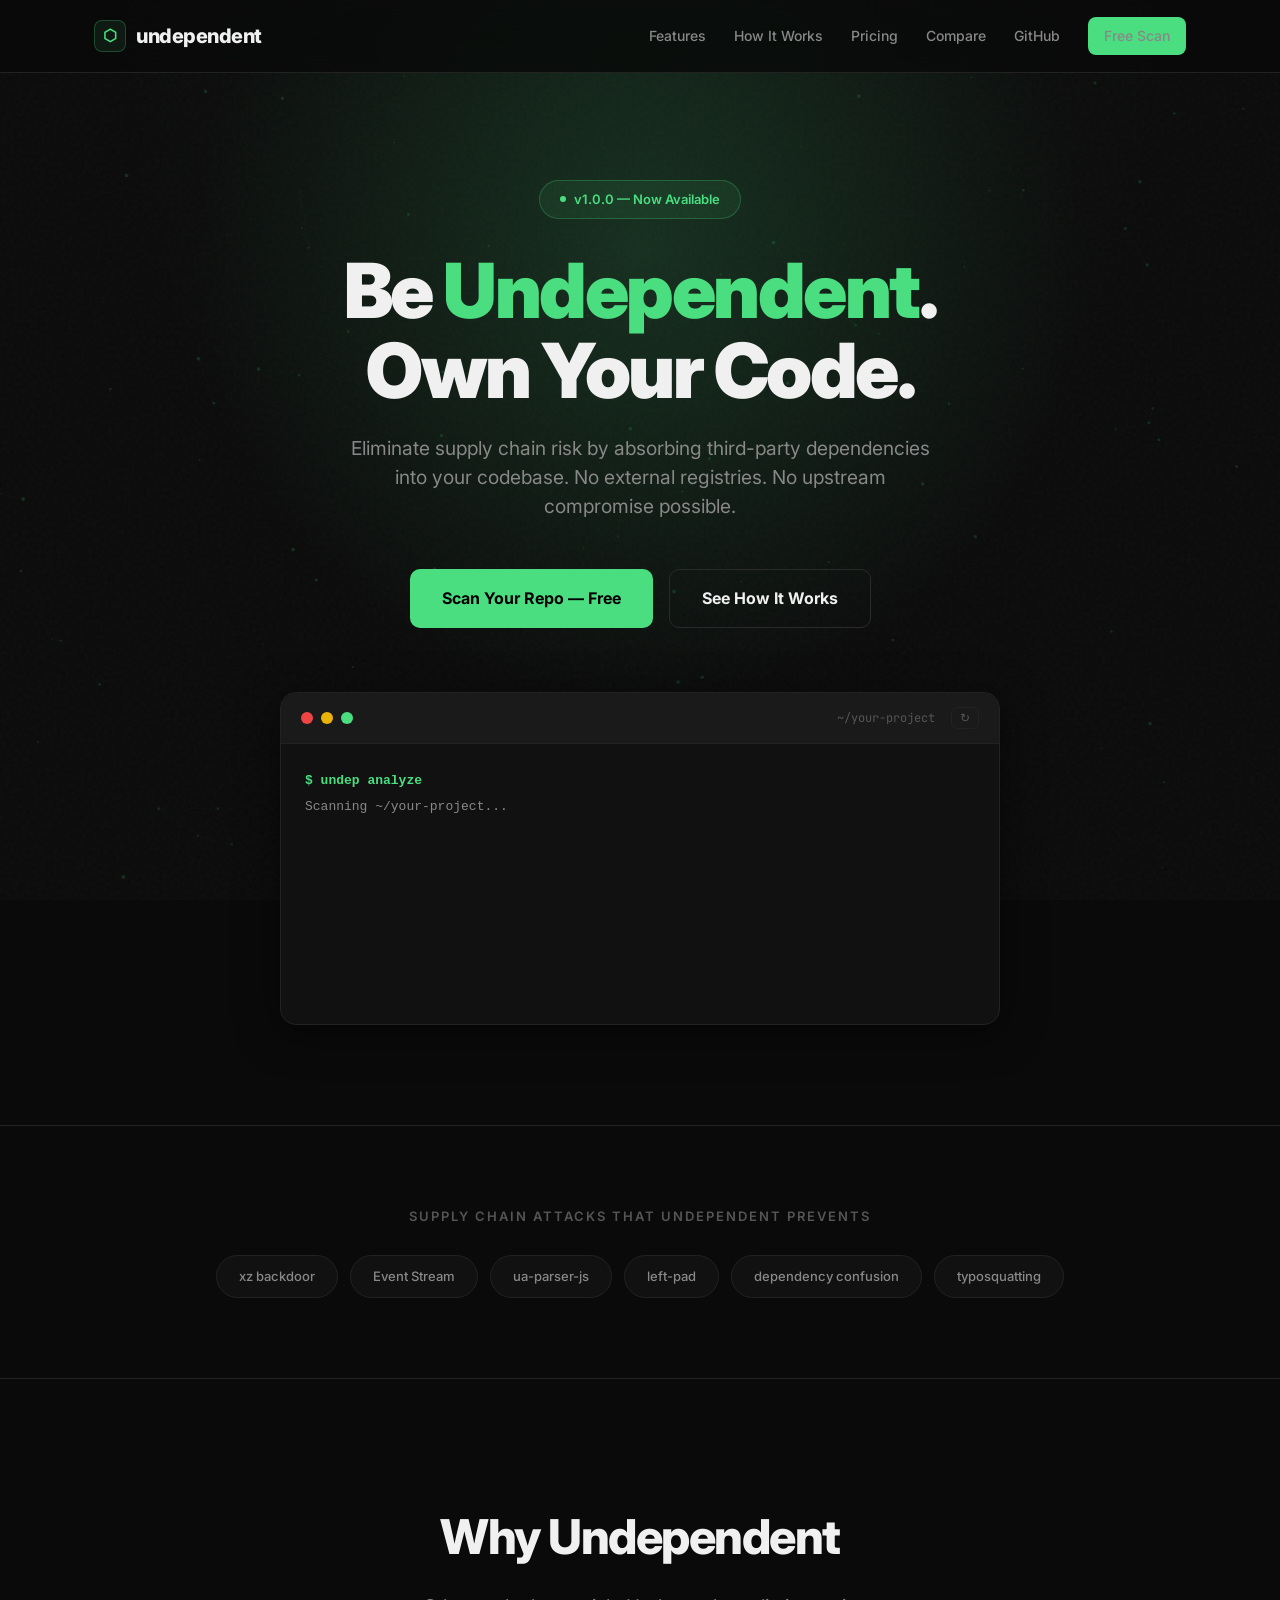
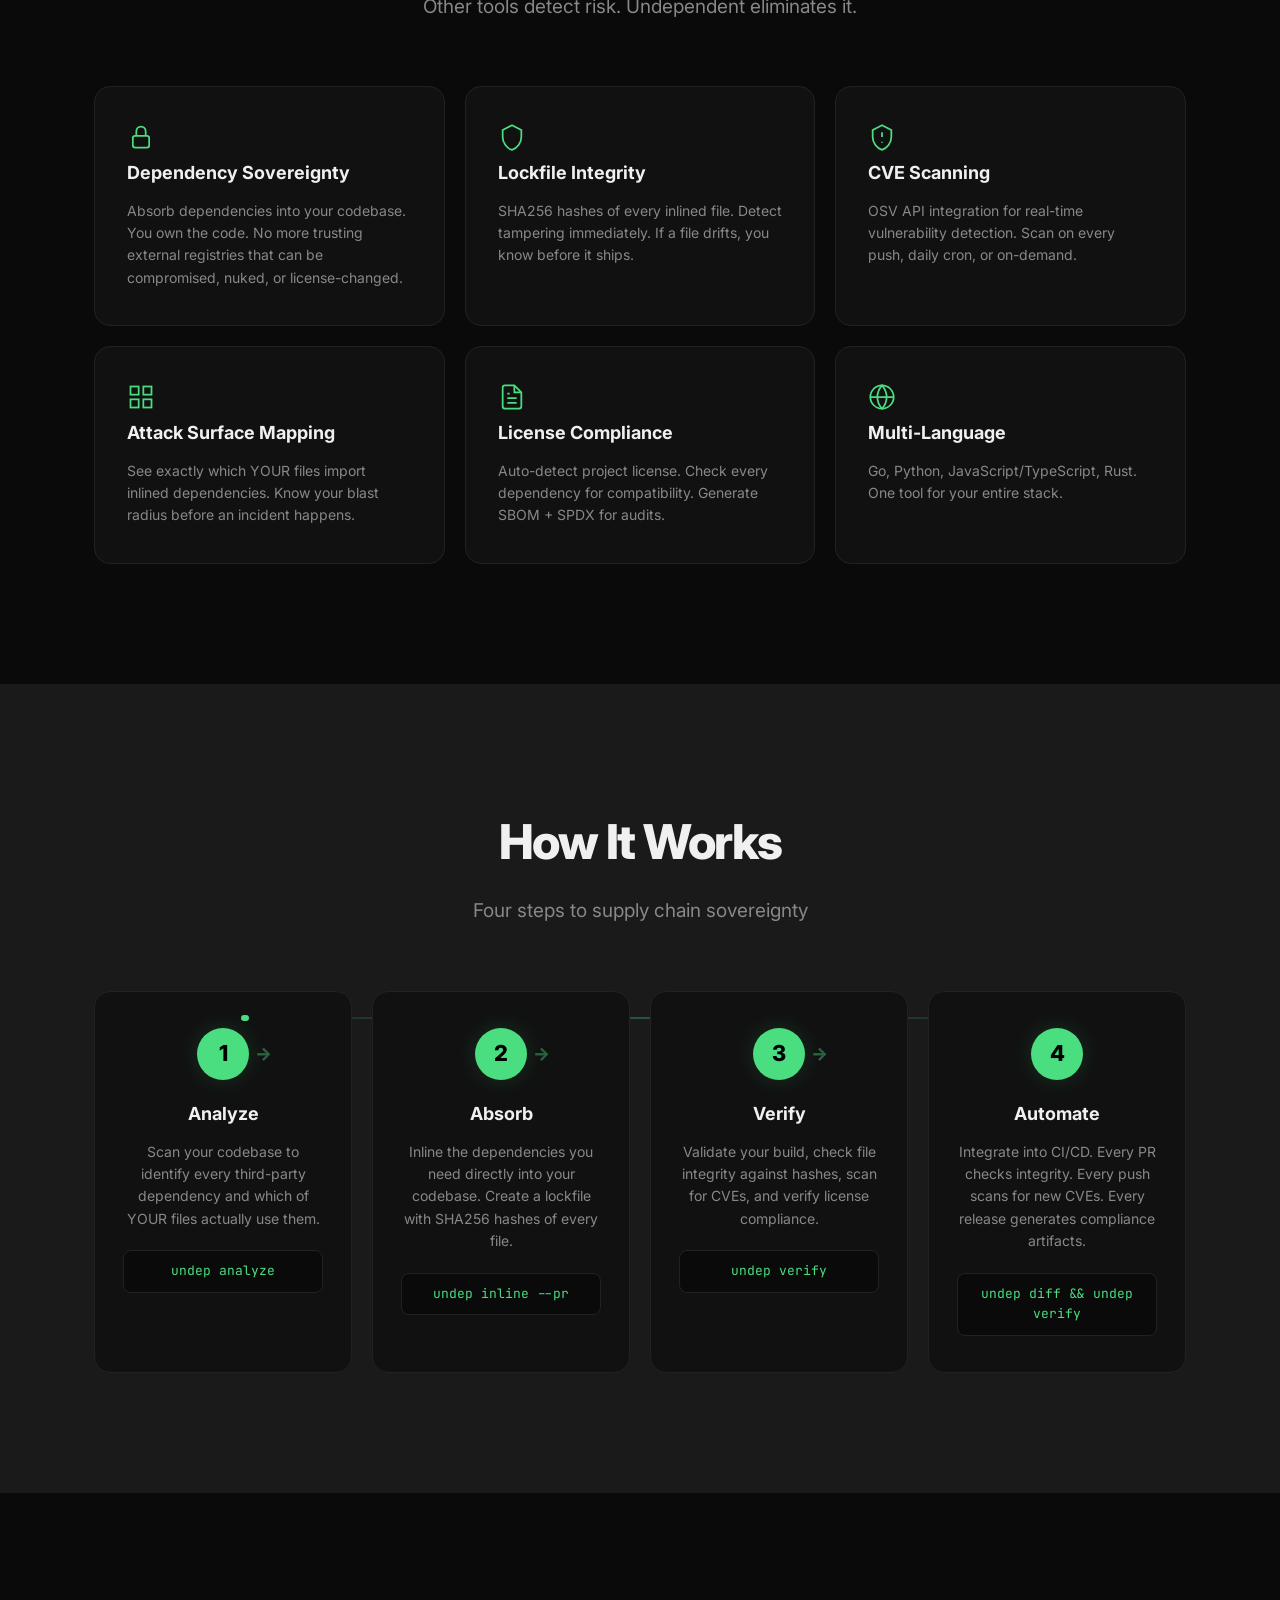
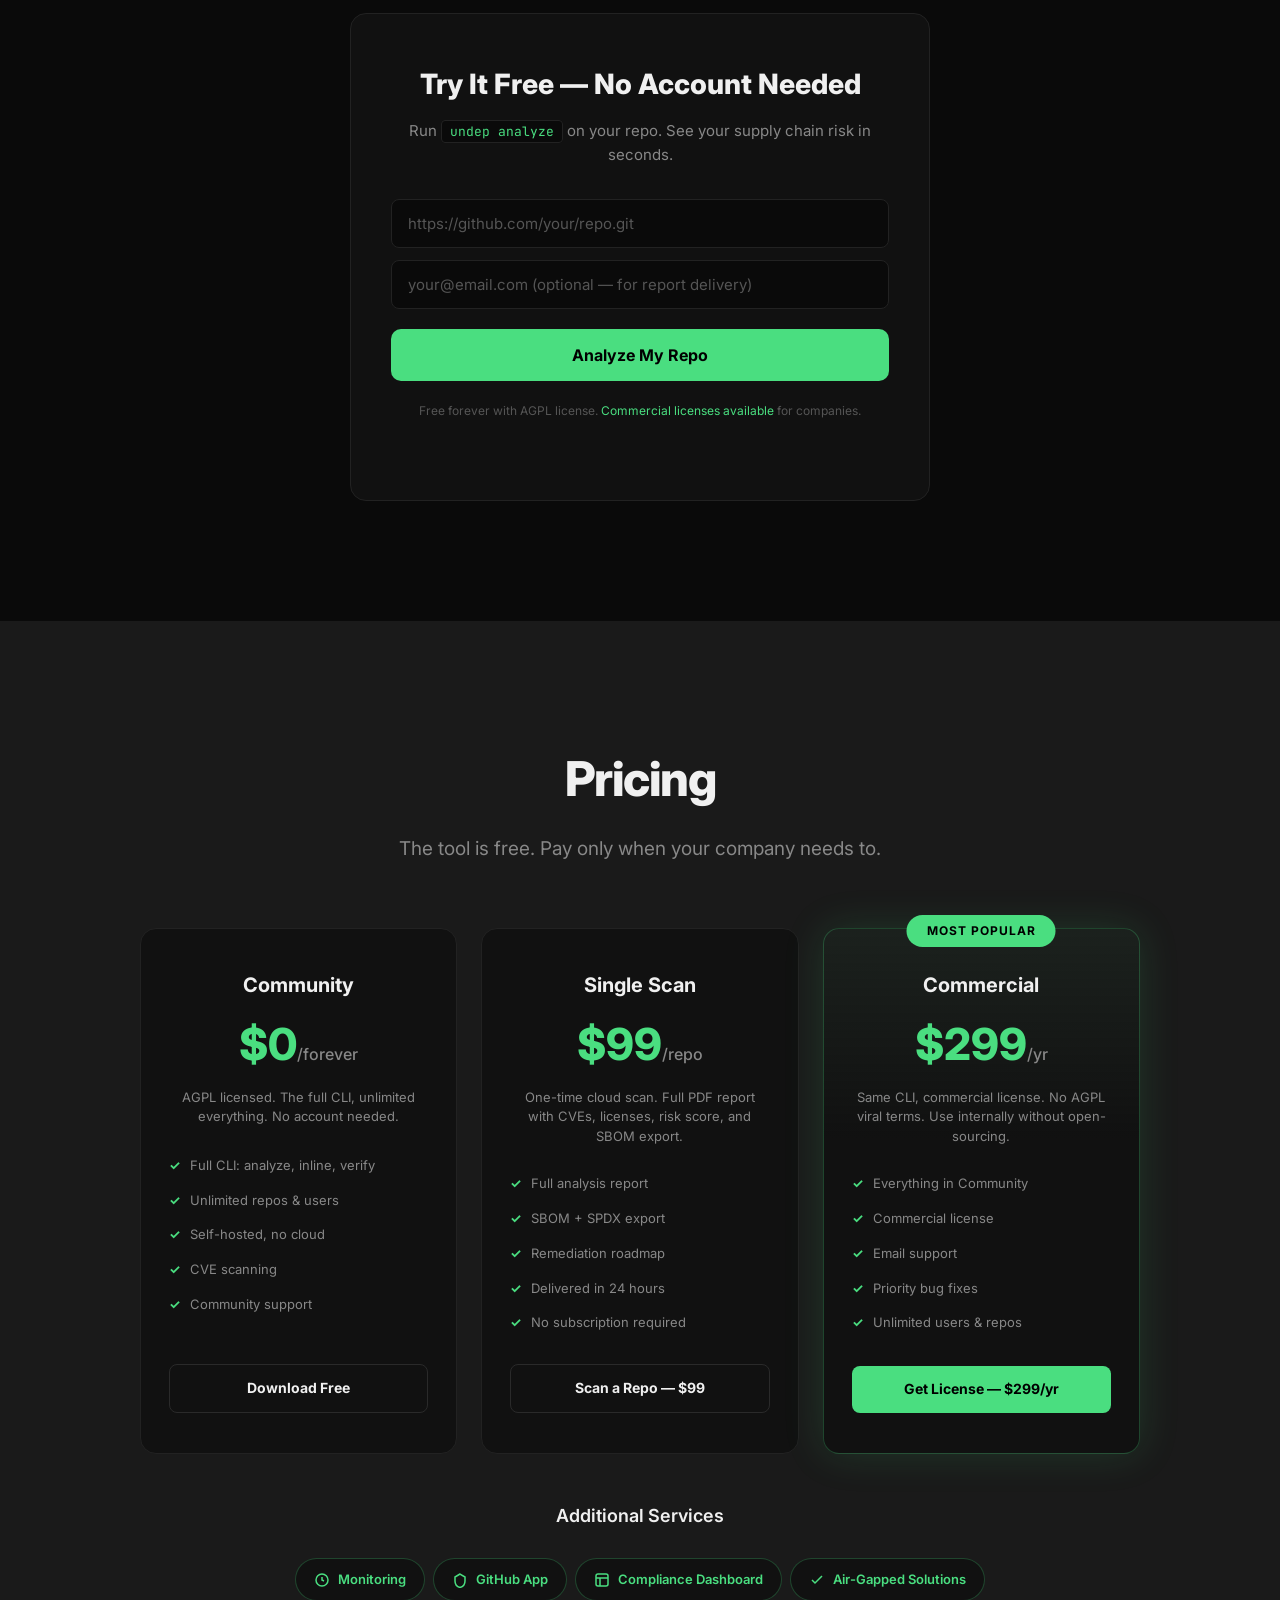
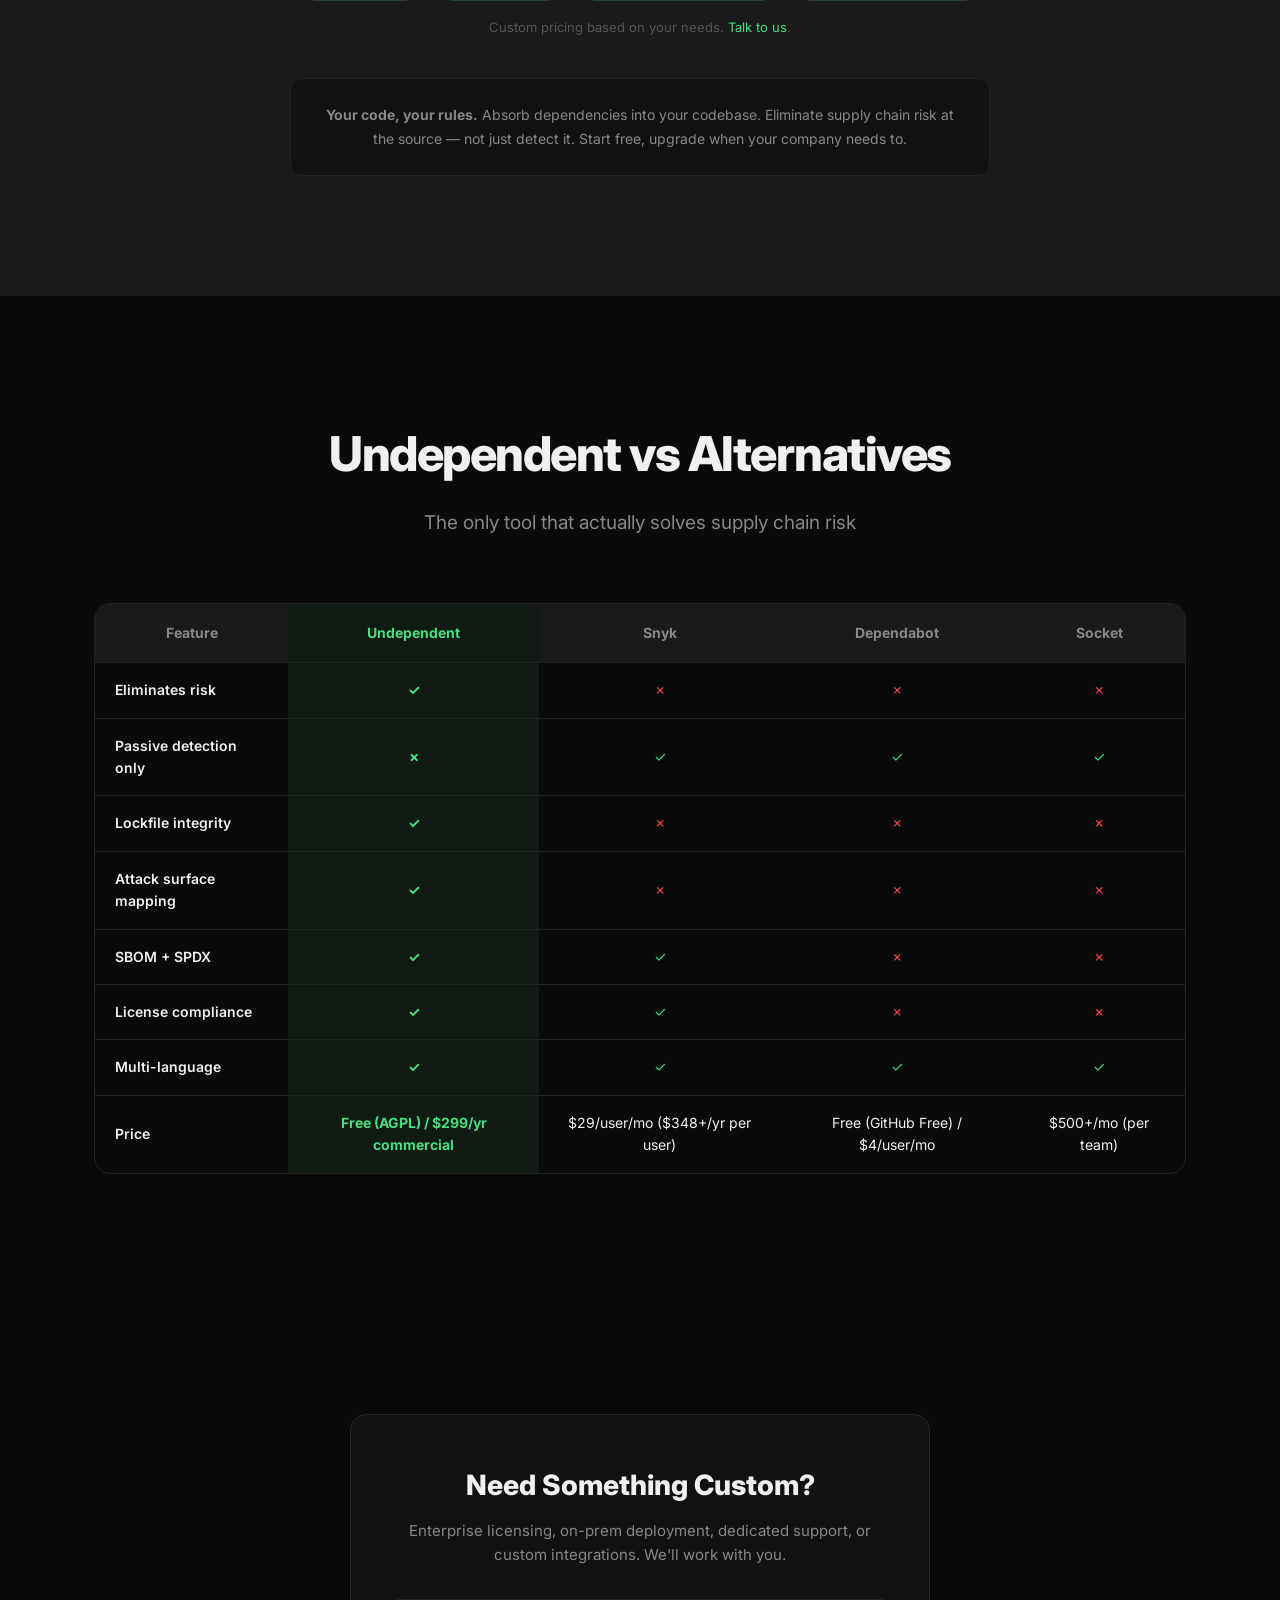
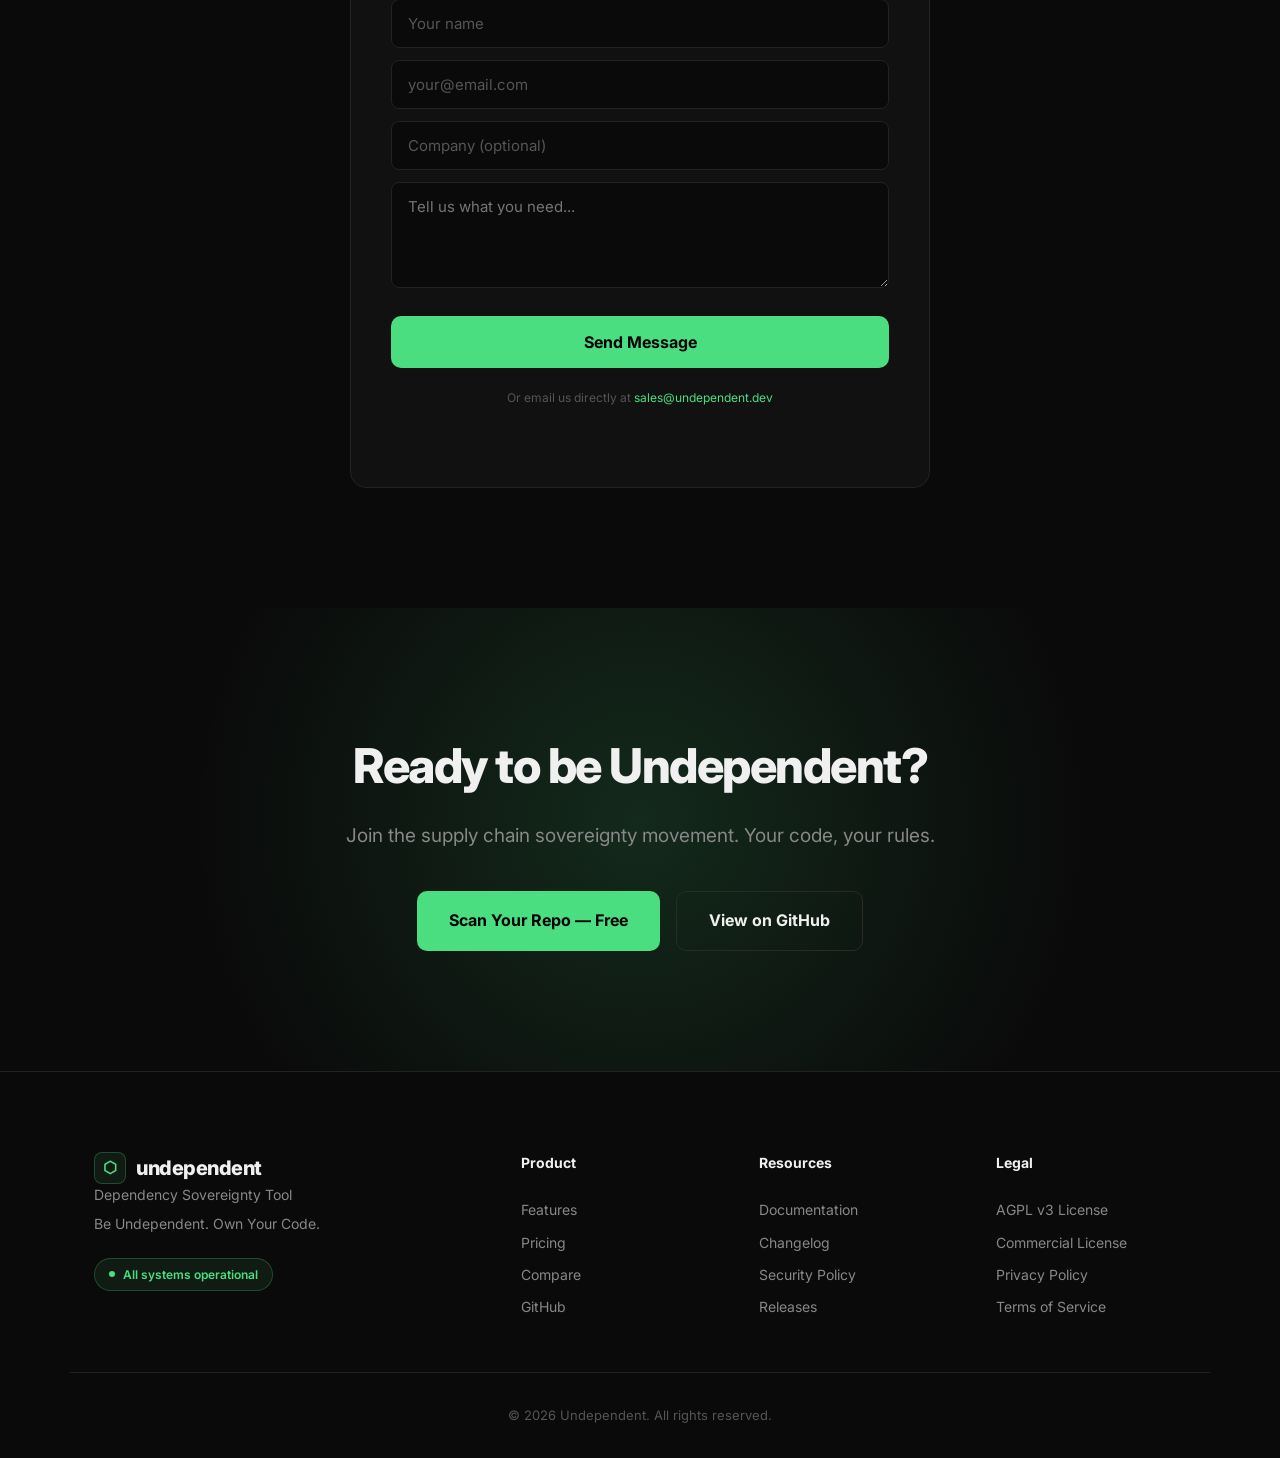
<file: index.html>
<!DOCTYPE html>
<html lang="en">
<head>
  <meta charset="UTF-8"/>
  <meta name="viewport" content="width=device-width, initial-scale=1.0"/>
  <title>Undependent — Be Undependent. Own Your Code.</title>
  <meta name="description" content="Eliminate supply chain risk by absorbing third-party dependencies into your codebase."/>
  <link rel="icon" href="data:image/svg+xml,<svg xmlns='http://www.w3.org/2000/svg' viewBox='0 0 100 100'><text y='.9em' font-size='90'>⊡</text></svg>"/>
  <link rel="stylesheet" href="css/main.css"/>
  <link rel="preconnect" href="https://fonts.googleapis.com"/>
  <link rel="preconnect" href="https://fonts.gstatic.com" crossorigin/>
  <link href="https://fonts.googleapis.com/css2?family=Inter:wght@400;500;600;700;800;900&family=JetBrains+Mono:wght@400;500;600&display=swap" rel="stylesheet"/>
</head>
<body>

  <nav class="nav">
    <div class="container nav-inner">
      <a href="#" class="logo">
        <span class="logo-icon">&#x2B21;</span>
        undependent
      </a>
      <div class="nav-links">
        <a href="#features">Features</a>
        <a href="#how">How It Works</a>
        <a href="#pricing">Pricing</a>
        <a href="#compare">Compare</a>
        <a href="https://github.com/undependent-dev/undependent" target="_blank">GitHub</a>
        <a href="#scan" class="btn btn-sm">Free Scan</a>
      </div>
    </div>
  </nav>

  <section class="hero">
    <div class="container hero-inner">
      <div class="hero-badge">v1.0.0 — Now Available</div>
      <h1>Be <span class="accent">Undependent</span>.<br/>Own Your Code.</h1>
      <p class="hero-sub">Eliminate supply chain risk by absorbing third-party dependencies into your codebase. No external registries. No upstream compromise possible.</p>
      <div class="hero-actions">
        <a href="#scan" class="btn btn-lg">Scan Your Repo — Free</a>
        <a href="#how" class="btn btn-lg btn-ghost">See How It Works</a>
      </div>
      <div class="hero-terminal">
        <div class="terminal-bar">
          <span class="dot red"></span>
          <span class="dot yellow"></span>
          <span class="dot green"></span>
          <span class="terminal-title">~/your-project</span>
          <button id="reset-terminal" class="terminal-reset" title="Replay animation">&#x21bb;</button>
        </div>
        <pre><code id="terminal-output"></code></pre>
      </div>
    </div>
  </section>

  <section class="logos">
    <div class="container">
      <p>Supply chain attacks that Undependent prevents</p>
      <div class="logo-grid">
        <span class="logo-item">xz backdoor</span>
        <span class="logo-item">Event Stream</span>
        <span class="logo-item">ua-parser-js</span>
        <span class="logo-item">left-pad</span>
        <span class="logo-item">dependency confusion</span>
        <span class="logo-item">typosquatting</span>
      </div>
    </div>
  </section>

  <section id="features" class="features">
    <div class="container">
      <div class="section-header">
        <h2>Why Undependent</h2>
        <p>Other tools detect risk. Undependent eliminates it.</p>
      </div>
      <div class="feature-grid">
        <div class="feature-card">
          <div class="feature-icon"><svg width="24" height="24" viewBox="0 0 24 24" fill="none" stroke="currentColor" stroke-width="1.5"><rect x="5" y="11" width="14" height="10" rx="2"/><path d="M8 11V7a4 4 0 018 0v4"/></svg></div>
          <h3>Dependency Sovereignty</h3>
          <p>Absorb dependencies into your codebase. You own the code. No more trusting external registries that can be compromised, nuked, or license-changed.</p>
        </div>
        <div class="feature-card">
          <div class="feature-icon"><svg width="24" height="24" viewBox="0 0 24 24" fill="none" stroke="currentColor" stroke-width="1.5"><path d="M12 2L4 6v6c0 5 3.5 9.7 8 11 4.5-1.3 8-6 8-11V6L12 2z"/></svg></div>
          <h3>Lockfile Integrity</h3>
          <p>SHA256 hashes of every inlined file. Detect tampering immediately. If a file drifts, you know before it ships.</p>
        </div>
        <div class="feature-card">
          <div class="feature-icon"><svg width="24" height="24" viewBox="0 0 24 24" fill="none" stroke="currentColor" stroke-width="1.5"><path d="M12 2L4 6v6c0 5 3.5 9.7 8 11 4.5-1.3 8-6 8-11V6L12 2z"/><path d="M12 8v4M12 16v1"/></svg></div>
          <h3>CVE Scanning</h3>
          <p>OSV API integration for real-time vulnerability detection. Scan on every push, daily cron, or on-demand.</p>
        </div>
        <div class="feature-card">
          <div class="feature-icon"><svg width="24" height="24" viewBox="0 0 24 24" fill="none" stroke="currentColor" stroke-width="1.5"><rect x="3" y="3" width="7" height="7"/><rect x="14" y="3" width="7" height="7"/><rect x="3" y="14" width="7" height="7"/><rect x="14" y="14" width="7" height="7"/></svg></div>
          <h3>Attack Surface Mapping</h3>
          <p>See exactly which YOUR files import inlined dependencies. Know your blast radius before an incident happens.</p>
        </div>
        <div class="feature-card">
          <div class="feature-icon"><svg width="24" height="24" viewBox="0 0 24 24" fill="none" stroke="currentColor" stroke-width="1.5"><path d="M14 2H6a2 2 0 00-2 2v16a2 2 0 002 2h12a2 2 0 002-2V8l-6-6z"/><path d="M14 2v6h6M16 13H8M16 17H8M10 9H8"/></svg></div>
          <h3>License Compliance</h3>
          <p>Auto-detect project license. Check every dependency for compatibility. Generate SBOM + SPDX for audits.</p>
        </div>
        <div class="feature-card">
          <div class="feature-icon"><svg width="24" height="24" viewBox="0 0 24 24" fill="none" stroke="currentColor" stroke-width="1.5"><circle cx="12" cy="12" r="10"/><path d="M2 12h20M12 2a15.3 15.3 0 014 10 15.3 15.3 0 01-4 10 15.3 15.3 0 01-4-10A15.3 15.3 0 0112 2z"/></svg></div>
          <h3>Multi-Language</h3>
          <p>Go, Python, JavaScript/TypeScript, Rust. One tool for your entire stack.</p>
        </div>
      </div>
    </div>
  </section>

  <section id="how" class="how">
    <div class="container">
      <div class="section-header">
        <h2>How It Works</h2>
        <p>Four steps to supply chain sovereignty</p>
      </div>
      <div class="steps">
        <div class="step" id="step1">
          <div class="step-number">1</div>
          <h3>Analyze</h3>
          <p>Scan your codebase to identify every third-party dependency and which of YOUR files actually use them.</p>
          <code>undep analyze</code>
        </div>
        <div class="step" id="step2">
          <div class="step-number">2</div>
          <h3>Absorb</h3>
          <p>Inline the dependencies you need directly into your codebase. Create a lockfile with SHA256 hashes of every file.</p>
          <code>undep inline --pr</code>
        </div>
        <div class="step" id="step3">
          <div class="step-number">3</div>
          <h3>Verify</h3>
          <p>Validate your build, check file integrity against hashes, scan for CVEs, and verify license compliance.</p>
          <code>undep verify</code>
        </div>
        <div class="step" id="step4">
          <div class="step-number">4</div>
          <h3>Automate</h3>
          <p>Integrate into CI/CD. Every PR checks integrity. Every push scans for new CVEs. Every release generates compliance artifacts.</p>
          <code>undep diff && undep verify</code>
        </div>
      </div>
    </div>
  </section>


  <section id="scan" class="scan-section">
    <div class="container">
      <div class="scan-box">
        <h2>Try It Free — No Account Needed</h2>
        <p>Run <code style="display:inline;padding:2px 8px;background:var(--bg);border-radius:4px;font-family:var(--mono);font-size:13px;color:var(--accent);border:1px solid var(--border);">undep analyze</code> on your repo. See your supply chain risk in seconds.</p>
        <form id="scan-form">
          <input type="text" id="repo-url" placeholder="https://github.com/your/repo.git" required/>
          <input type="email" id="email" placeholder="your@email.com (optional — for report delivery)"/>
          <button type="submit" class="btn btn-lg">Analyze My Repo</button>
        </form>
        <div id="scan-result"></div>
        <p style="margin-top:20px;font-size:12px;color:var(--text-dim);">Free forever with AGPL license. <a href="#pricing" style="color:var(--accent);text-decoration:none;">Commercial licenses available</a> for companies.</p>
      </div>
    </div>
  </section>

  <section id="pricing" class="pricing">
    <div class="container">
      <div class="section-header">
        <h2>Pricing</h2>
        <p>The tool is free. Pay only when your company needs to.</p>
      </div>
      <div class="pricing-grid pricing-grid-3">
        <!-- 1. COMMUNITY (FREE) -->
        <div class="price-card">
          <h3>Community</h3>
          <div class="price">$0<span style="font-size:16px;color:var(--text-muted);font-weight:500">/forever</span></div>
          <p class="price-desc">AGPL licensed. The full CLI, unlimited everything. No account needed.</p>
          <ul>
            <li><span class="check">&#x2713;</span> Full CLI: analyze, inline, verify</li>
            <li><span class="check">&#x2713;</span> Unlimited repos &amp; users</li>
            <li><span class="check">&#x2713;</span> Self-hosted, no cloud</li>
            <li><span class="check">&#x2713;</span> CVE scanning</li>
            <li><span class="check">&#x2713;</span> Community support</li>
          </ul>
          <a href="https://github.com/undependent-dev/undependent/releases/latest" target="_blank" class="btn btn-block btn-ghost">Download Free</a>
        </div>
        <!-- 2. SINGLE SCAN ($99) -->
        <div class="price-card">
          <h3>Single Scan</h3>
          <div class="price">$99<span style="font-size:16px;color:var(--text-muted);font-weight:500">/repo</span></div>
          <p class="price-desc">One-time cloud scan. Full PDF report with CVEs, licenses, risk score, and SBOM export.</p>
          <ul>
            <li><span class="check">&#x2713;</span> Full analysis report</li>
            <li><span class="check">&#x2713;</span> SBOM + SPDX export</li>
            <li><span class="check">&#x2713;</span> Remediation roadmap</li>
            <li><span class="check">&#x2713;</span> Delivered in 24 hours</li>
            <li><span class="check">&#x2713;</span> No subscription required</li>
          </ul>
          <a href="#" class="btn btn-block btn-ghost" id="btn-scan" onclick="handlePayment('scan');return false;">Scan a Repo — $99</a>
        </div>
        <!-- 3. COMMERCIAL ($299/yr) -->
        <div class="price-card featured">
          <div class="badge">Most Popular</div>
          <h3>Commercial</h3>
          <div class="price">$299<span style="font-size:16px;color:var(--text-muted);font-weight:500">/yr</span></div>
          <p class="price-desc">Same CLI, commercial license. No AGPL viral terms. Use internally without open-sourcing.</p>
          <ul>
            <li><span class="check">&#x2713;</span> Everything in Community</li>
            <li><span class="check">&#x2713;</span> Commercial license</li>
            <li><span class="check">&#x2713;</span> Email support</li>
            <li><span class="check">&#x2713;</span> Priority bug fixes</li>
            <li><span class="check">&#x2713;</span> Unlimited users &amp; repos</li>
          </ul>
          <a href="#" class="btn btn-block btn-accent" id="btn-license" onclick="handlePayment('license');return false;">Get License — $299/yr</a>
        </div>
      </div>
      <!-- ADD-ONS ROW -->
      <div class="addons-section">
        <h3 style="text-align:center;font-size:18px;color:var(--text);margin-bottom:28px;font-weight:600;">Additional Services</h3>
        <div class="addons-row">
          <a href="#contact" class="addon-pill">
            <svg class="addon-icon" width="16" height="16" viewBox="0 0 16 16" fill="none" stroke="currentColor" stroke-width="1.5"><circle cx="8" cy="8" r="6"/><path d="M8 5v3l2 1"/></svg>
            <span class="addon-label">Monitoring</span>
          </a>
          <a href="#contact" class="addon-pill">
            <svg class="addon-icon" width="16" height="16" viewBox="0 0 16 16" fill="none" stroke="currentColor" stroke-width="1.5"><path d="M8 2L3 5v4c0 3 2.2 5.7 5 6.5 2.8-.8 5-3.5 5-6.5V5L8 2z"/></svg>
            <span class="addon-label">GitHub App</span>
          </a>
          <a href="#contact" class="addon-pill">
            <svg class="addon-icon" width="16" height="16" viewBox="0 0 16 16" fill="none" stroke="currentColor" stroke-width="1.5"><rect x="2" y="2" width="12" height="12" rx="2"/><path d="M2 6h12M6 6v8"/></svg>
            <span class="addon-label">Compliance Dashboard</span>
          </a>
          <a href="#contact" class="addon-pill">
            <svg class="addon-icon" width="16" height="16" viewBox="0 0 16 16" fill="none" stroke="currentColor" stroke-width="1.5"><path d="M3 8l3 3 7-7"/></svg>
            <span class="addon-label">Air-Gapped Solutions</span>
          </a>
        </div>
        <p class="addons-subtext">Custom pricing based on your needs. <a href="#contact" style="color:var(--accent);text-decoration:none;">Talk to us</a>.</p>
      </div>
      <div class="pricing-note">
        <p><strong>Your code, your rules.</strong> Absorb dependencies into your codebase. Eliminate supply chain risk at the source — not just detect it. Start free, upgrade when your company needs to.</p>
      </div>
    </div>
  </section>

  <section id="compare" class="compare">
    <div class="container">
      <div class="section-header">
        <h2>Undependent vs Alternatives</h2>
        <p>The only tool that actually solves supply chain risk</p>
      </div>
      <div class="compare-table">
        <table>
          <thead>
          <tr>
            <th>Feature</th>
            <th class="highlight">Undependent</th>
            <th>Snyk</th>
            <th>Dependabot</th>
            <th>Socket</th>
          </tr>
          </thead>
          <tbody>
          <tr>
            <td>Eliminates risk</td>
            <td class="highlight yes">&#x2713;</td>
            <td class="no">&#x2717;</td>
            <td class="no">&#x2717;</td>
            <td class="no">&#x2717;</td>
          </tr>
          <tr>
            <td>Passive detection only</td>
            <td class="highlight no">&#x2717;</td>
            <td class="yes">&#x2713;</td>
            <td class="yes">&#x2713;</td>
            <td class="yes">&#x2713;</td>
          </tr>
          <tr>
            <td>Lockfile integrity</td>
            <td class="highlight yes">&#x2713;</td>
            <td class="no">&#x2717;</td>
            <td class="no">&#x2717;</td>
            <td class="no">&#x2717;</td>
          </tr>
          <tr>
            <td>Attack surface mapping</td>
            <td class="highlight yes">&#x2713;</td>
            <td class="no">&#x2717;</td>
            <td class="no">&#x2717;</td>
            <td class="no">&#x2717;</td>
          </tr>
          <tr>
            <td>SBOM + SPDX</td>
            <td class="highlight yes">&#x2713;</td>
            <td class="yes">&#x2713;</td>
            <td class="no">&#x2717;</td>
            <td class="no">&#x2717;</td>
          </tr>
          <tr>
            <td>License compliance</td>
            <td class="highlight yes">&#x2713;</td>
            <td class="yes">&#x2713;</td>
            <td class="no">&#x2717;</td>
            <td class="no">&#x2717;</td>
          </tr>
          <tr>
            <td>Multi-language</td>
            <td class="highlight yes">&#x2713;</td>
            <td class="yes">&#x2713;</td>
            <td class="yes">&#x2713;</td>
            <td class="yes">&#x2713;</td>
          </tr>
          <tr>
            <td>Price</td>
            <td class="highlight">Free (AGPL) / $299/yr commercial</td>
            <td>$29/user/mo ($348+/yr per user)</td>
            <td>Free (GitHub Free) / $4/user/mo</td>
            <td>$500+/mo (per team)</td>
          </tr>
          </tbody>
        </table>
      </div>
    </div>
  </section>

  <section id="contact" class="contact-section">
    <div class="container">
      <div class="scan-box">
        <h2>Need Something Custom?</h2>
        <p>Enterprise licensing, on-prem deployment, dedicated support, or custom integrations. We'll work with you.</p>
        <form id="contact-form">
          <input type="text" id="contact-name" placeholder="Your name" required/>
          <input type="email" id="contact-email" placeholder="your@email.com" required/>
          <input type="text" id="contact-company" placeholder="Company (optional)"/>
          <textarea id="contact-message" placeholder="Tell us what you need..." rows="4" required style="width:100%;padding:14px 16px;background:var(--bg);border:1px solid var(--border);border-radius:8px;color:var(--text);font-size:15px;margin-bottom:12px;font-family:var(--font);resize:vertical;transition:border-color 0.2s;"></textarea>
          <button type="submit" class="btn btn-lg">Send Message</button>
        </form>
        <div id="contact-result"></div>
        <p style="margin-top:20px;font-size:12px;color:var(--text-dim);">Or email us directly at <a href="mailto:sales@undependent.dev" style="color:var(--accent);text-decoration:none;">sales@undependent.dev</a></p>
      </div>
    </div>
  </section>

  <section class="cta-section">
    <div class="container">
      <h2>Ready to be Undependent?</h2>
      <p>Join the supply chain sovereignty movement. Your code, your rules.</p>
      <div class="cta-actions">
        <a href="#scan" class="btn btn-lg">Scan Your Repo — Free</a>
        <a href="https://github.com/undependent-dev/undependent" target="_blank" class="btn btn-lg btn-ghost">View on GitHub</a>
      </div>
    </div>
  </section>

  <footer>
    <div class="container footer-inner">
      <div class="footer-col">
        <div class="logo">
          <span class="logo-icon">&#x2B21;</span>
          undependent
        </div>
        <p>Dependency Sovereignty Tool</p>
        <p>Be Undependent. Own Your Code.</p>
        <div class="status-badge">
          <span class="status-dot"></span>
          <span>All systems operational</span>
        </div>
      </div>
      <div class="footer-col">
        <h4>Product</h4>
        <a href="#features">Features</a>
        <a href="#pricing">Pricing</a>
        <a href="#compare">Compare</a>
        <a href="https://github.com/undependent-dev/undependent" target="_blank">GitHub</a>
      </div>
      <div class="footer-col">
        <h4>Resources</h4>
        <a href="https://github.com/undependent-dev/undependent#readme" target="_blank">Documentation</a>
        <a href="https://github.com/undependent-dev/undependent/blob/main/CHANGELOG.md" target="_blank">Changelog</a>
        <a href="https://github.com/undependent-dev/undependent/blob/main/SECURITY.md" target="_blank">Security Policy</a>
        <a href="https://github.com/undependent-dev/undependent/releases" target="_blank">Releases</a>
      </div>
      <div class="footer-col">
        <h4>Legal</h4>
        <a href="https://github.com/undependent-dev/undependent/blob/main/LICENSE" target="_blank">AGPL v3 License</a>
        <a href="#pricing">Commercial License</a>
        <a href="privacy.html">Privacy Policy</a>
        <a href="terms.html">Terms of Service</a>
      </div>
    </div>
    <div class="container footer-bottom">
      <p>&#169; 2026 Undependent. All rights reserved.</p>
    </div>
  </footer>

  <script src="js/main.js"></script>
  <canvas id="particle-canvas"></canvas>
</body>
</html>
</file>
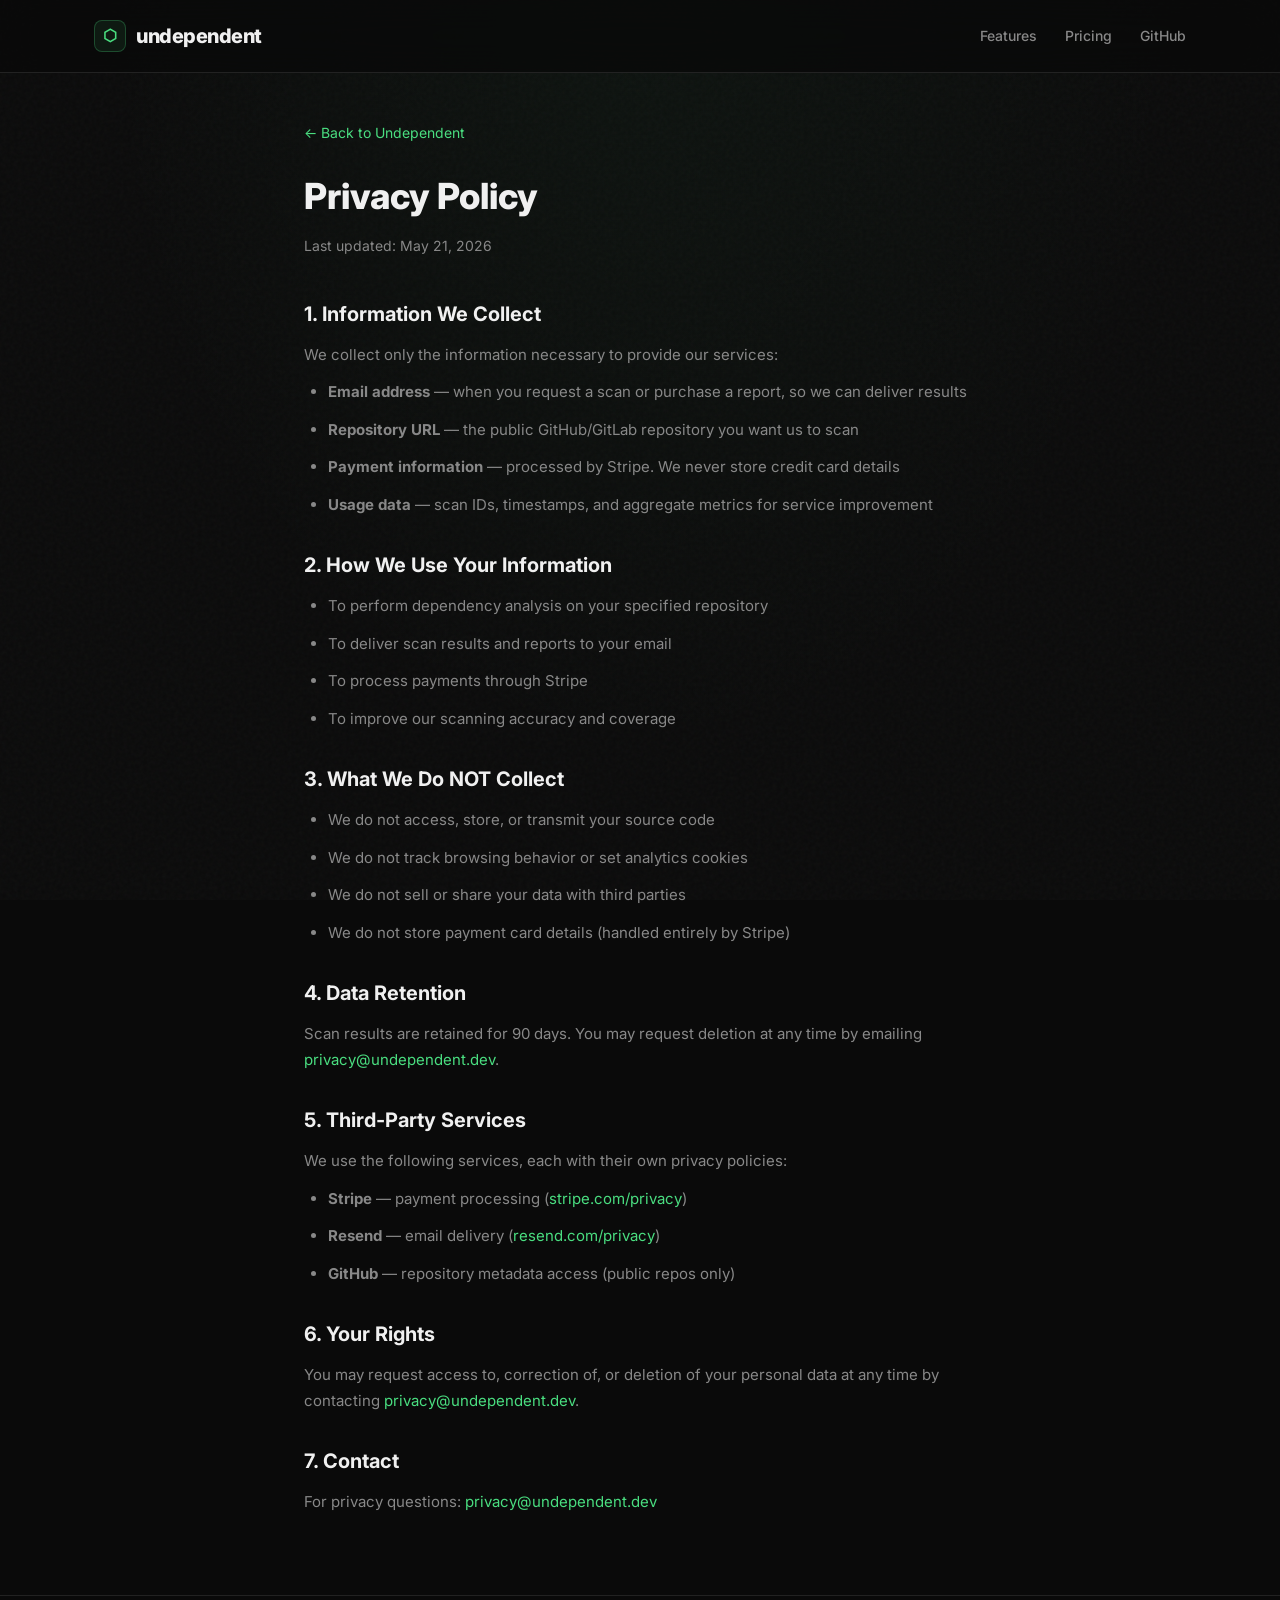
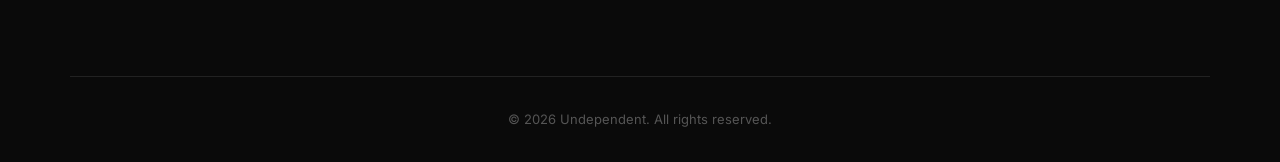
<file: privacy.html>
<!DOCTYPE html>
<html lang="en">
<head>
  <meta charset="UTF-8"/>
  <meta name="viewport" content="width=device-width, initial-scale=1.0"/>
  <title>Privacy Policy — Undependent</title>
  <link rel="icon" href="data:image/svg+xml,<svg xmlns='http://www.w3.org/2000/svg' viewBox='0 0 100 100'><text y='.9em' font-size='90'>⊡</text></svg>"/>
  <link rel="stylesheet" href="css/main.css"/>
  <link rel="preconnect" href="https://fonts.googleapis.com"/>
  <link rel="preconnect" href="https://fonts.gstatic.com" crossorigin/>
  <link href="https://fonts.googleapis.com/css2?family=Inter:wght@400;500;600;700;800;900&family=JetBrains+Mono:wght@400;500;600&display=swap" rel="stylesheet"/>
  <style>
    .legal-page { max-width: 720px; margin: 120px auto 80px; padding: 0 24px; }
    .legal-page h1 { font-size: 36px; color: var(--text); margin-bottom: 8px; font-weight: 800; }
    .legal-page .updated { color: var(--text-muted); font-size: 14px; margin-bottom: 40px; }
    .legal-page h2 { font-size: 20px; color: var(--text); margin: 32px 0 12px; font-weight: 700; }
    .legal-page p, .legal-page li { color: var(--text-muted); font-size: 15px; line-height: 1.7; margin-bottom: 12px; }
    .legal-page a { color: var(--accent); text-decoration: none; }
    .legal-page a:hover { text-decoration: underline; }
    .legal-page ul { padding-left: 24px; margin-bottom: 16px; }
    .back-link { display: inline-block; margin-bottom: 24px; color: var(--accent); text-decoration: none; font-size: 14px; }
    .back-link:hover { text-decoration: underline; }
  </style>
</head>
<body>
  <nav class="nav">
    <div class="container nav-inner">
      <a href="index.html" class="logo">
        <span class="logo-icon">&#x2B21;</span>
        undependent
      </a>
      <div class="nav-links">
        <a href="index.html#features">Features</a>
        <a href="index.html#pricing">Pricing</a>
        <a href="https://github.com/undependent-dev/undependent" target="_blank">GitHub</a>
      </div>
    </div>
  </nav>

  <div class="legal-page">
    <a class="back-link" href="index.html">&larr; Back to Undependent</a>
    <h1>Privacy Policy</h1>
    <p class="updated">Last updated: May 21, 2026</p>

    <h2>1. Information We Collect</h2>
    <p>We collect only the information necessary to provide our services:</p>
    <ul>
      <li><strong>Email address</strong> — when you request a scan or purchase a report, so we can deliver results</li>
      <li><strong>Repository URL</strong> — the public GitHub/GitLab repository you want us to scan</li>
      <li><strong>Payment information</strong> — processed by Stripe. We never store credit card details</li>
      <li><strong>Usage data</strong> — scan IDs, timestamps, and aggregate metrics for service improvement</li>
    </ul>

    <h2>2. How We Use Your Information</h2>
    <ul>
      <li>To perform dependency analysis on your specified repository</li>
      <li>To deliver scan results and reports to your email</li>
      <li>To process payments through Stripe</li>
      <li>To improve our scanning accuracy and coverage</li>
    </ul>

    <h2>3. What We Do NOT Collect</h2>
    <ul>
      <li>We do not access, store, or transmit your source code</li>
      <li>We do not track browsing behavior or set analytics cookies</li>
      <li>We do not sell or share your data with third parties</li>
      <li>We do not store payment card details (handled entirely by Stripe)</li>
    </ul>

    <h2>4. Data Retention</h2>
    <p>Scan results are retained for 90 days. You may request deletion at any time by emailing <a href="mailto:privacy@undependent.dev">privacy@undependent.dev</a>.</p>

    <h2>5. Third-Party Services</h2>
    <p>We use the following services, each with their own privacy policies:</p>
    <ul>
      <li><strong>Stripe</strong> — payment processing (<a href="https://stripe.com/privacy" target="_blank">stripe.com/privacy</a>)</li>
      <li><strong>Resend</strong> — email delivery (<a href="https://resend.com/privacy" target="_blank">resend.com/privacy</a>)</li>
      <li><strong>GitHub</strong> — repository metadata access (public repos only)</li>
    </ul>

    <h2>6. Your Rights</h2>
    <p>You may request access to, correction of, or deletion of your personal data at any time by contacting <a href="mailto:privacy@undependent.dev">privacy@undependent.dev</a>.</p>

    <h2>7. Contact</h2>
    <p>For privacy questions: <a href="mailto:privacy@undependent.dev">privacy@undependent.dev</a></p>
  </div>

  <footer>
    <div class="container footer-bottom">
      <p>&#169; 2026 Undependent. All rights reserved.</p>
    </div>
  </footer>
</body>
</html>
</file>
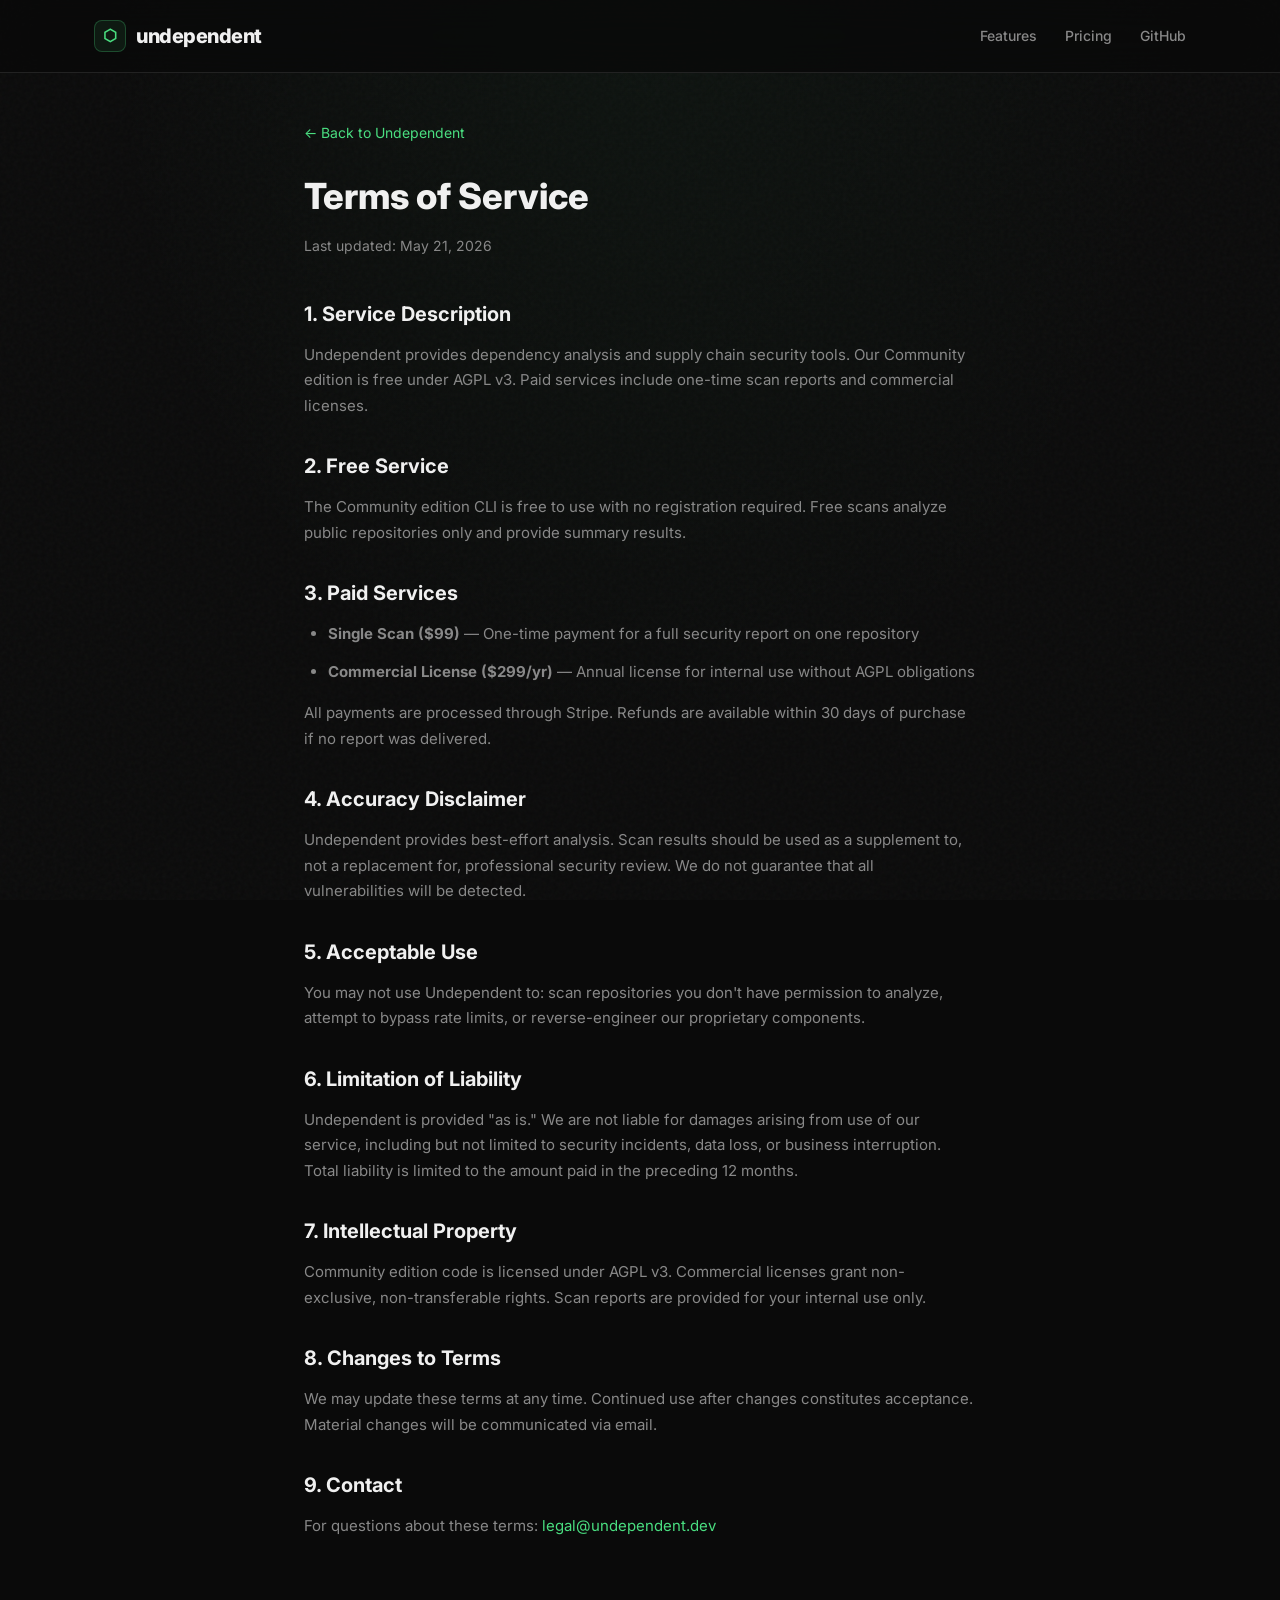
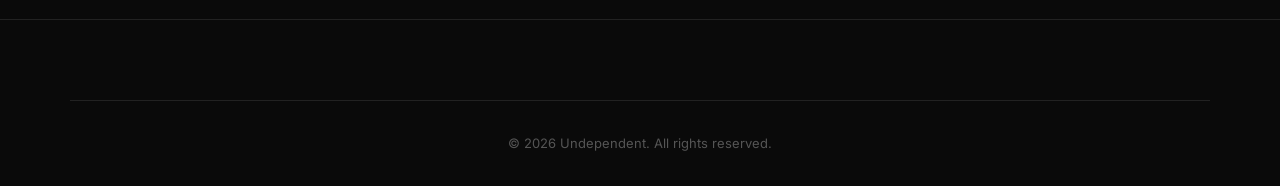
<file: terms.html>
<!DOCTYPE html>
<html lang="en">
<head>
  <meta charset="UTF-8"/>
  <meta name="viewport" content="width=device-width, initial-scale=1.0"/>
  <title>Terms of Service — Undependent</title>
  <link rel="icon" href="data:image/svg+xml,<svg xmlns='http://www.w3.org/2000/svg' viewBox='0 0 100 100'><text y='.9em' font-size='90'>⊡</text></svg>"/>
  <link rel="stylesheet" href="css/main.css"/>
  <link rel="preconnect" href="https://fonts.googleapis.com"/>
  <link rel="preconnect" href="https://fonts.gstatic.com" crossorigin/>
  <link href="https://fonts.googleapis.com/css2?family=Inter:wght@400;500;600;700;800;900&family=JetBrains+Mono:wght@400;500;600&display=swap" rel="stylesheet"/>
  <style>
    .legal-page { max-width: 720px; margin: 120px auto 80px; padding: 0 24px; }
    .legal-page h1 { font-size: 36px; color: var(--text); margin-bottom: 8px; font-weight: 800; }
    .legal-page .updated { color: var(--text-muted); font-size: 14px; margin-bottom: 40px; }
    .legal-page h2 { font-size: 20px; color: var(--text); margin: 32px 0 12px; font-weight: 700; }
    .legal-page p, .legal-page li { color: var(--text-muted); font-size: 15px; line-height: 1.7; margin-bottom: 12px; }
    .legal-page a { color: var(--accent); text-decoration: none; }
    .legal-page a:hover { text-decoration: underline; }
    .legal-page ul { padding-left: 24px; margin-bottom: 16px; }
    .back-link { display: inline-block; margin-bottom: 24px; color: var(--accent); text-decoration: none; font-size: 14px; }
    .back-link:hover { text-decoration: underline; }
  </style>
</head>
<body>
  <nav class="nav">
    <div class="container nav-inner">
      <a href="index.html" class="logo">
        <span class="logo-icon">&#x2B21;</span>
        undependent
      </a>
      <div class="nav-links">
        <a href="index.html#features">Features</a>
        <a href="index.html#pricing">Pricing</a>
        <a href="https://github.com/undependent-dev/undependent" target="_blank">GitHub</a>
      </div>
    </div>
  </nav>

  <div class="legal-page">
    <a class="back-link" href="index.html">&larr; Back to Undependent</a>
    <h1>Terms of Service</h1>
    <p class="updated">Last updated: May 21, 2026</p>

    <h2>1. Service Description</h2>
    <p>Undependent provides dependency analysis and supply chain security tools. Our Community edition is free under AGPL v3. Paid services include one-time scan reports and commercial licenses.</p>

    <h2>2. Free Service</h2>
    <p>The Community edition CLI is free to use with no registration required. Free scans analyze public repositories only and provide summary results.</p>

    <h2>3. Paid Services</h2>
    <ul>
      <li><strong>Single Scan ($99)</strong> — One-time payment for a full security report on one repository</li>
      <li><strong>Commercial License ($299/yr)</strong> — Annual license for internal use without AGPL obligations</li>
    </ul>
    <p>All payments are processed through Stripe. Refunds are available within 30 days of purchase if no report was delivered.</p>

    <h2>4. Accuracy Disclaimer</h2>
    <p>Undependent provides best-effort analysis. Scan results should be used as a supplement to, not a replacement for, professional security review. We do not guarantee that all vulnerabilities will be detected.</p>

    <h2>5. Acceptable Use</h2>
    <p>You may not use Undependent to: scan repositories you don't have permission to analyze, attempt to bypass rate limits, or reverse-engineer our proprietary components.</p>

    <h2>6. Limitation of Liability</h2>
    <p>Undependent is provided "as is." We are not liable for damages arising from use of our service, including but not limited to security incidents, data loss, or business interruption. Total liability is limited to the amount paid in the preceding 12 months.</p>

    <h2>7. Intellectual Property</h2>
    <p>Community edition code is licensed under AGPL v3. Commercial licenses grant non-exclusive, non-transferable rights. Scan reports are provided for your internal use only.</p>

    <h2>8. Changes to Terms</h2>
    <p>We may update these terms at any time. Continued use after changes constitutes acceptance. Material changes will be communicated via email.</p>

    <h2>9. Contact</h2>
    <p>For questions about these terms: <a href="mailto:legal@undependent.dev">legal@undependent.dev</a></p>
  </div>

  <footer>
    <div class="container footer-bottom">
      <p>&#169; 2026 Undependent. All rights reserved.</p>
    </div>
  </footer>
</body>
</html>
</file>
<file: css/main.css>
*, *::before, *::after { margin: 0; padding: 0; box-sizing: border-box; }
:root {
  --bg: #0a0a0a; --bg-card: #111; --bg-elevated: #1a1a1a; --bg-hover: #222;
  --border: #222; --border-light: #2a2a2a;
  --text: #f0f0f0; --text-muted: #888; --text-dim: #555;
  --accent: #4ade80; --accent-dark: #22c55e;
  --accent-glow: rgba(74,222,128,0.15); --accent-subtle: rgba(74,222,128,0.08); --accent-border: rgba(74,222,128,0.25);
  --red: #ef4444; --yellow: #eab308;
  --radius: 12px; --radius-lg: 16px;
  --shadow: 0 4px 24px rgba(0,0,0,0.4); --shadow-lg: 0 8px 40px rgba(0,0,0,0.5);
  --font: 'Inter', -apple-system, BlinkMacSystemFont, 'Segoe UI', sans-serif;
  --mono: 'JetBrains Mono', 'SF Mono', 'Fira Code', monospace;
}
html { scroll-behavior: smooth; scroll-padding-top: 80px; }
body {
  font-family: var(--font);
  background: var(--bg);
  color: var(--text);
  line-height: 1.6;
  -webkit-font-smoothing: antialiased;
  background-image:
    url("data:image/svg+xml,%3Csvg viewBox='0 0 256 256' xmlns='http://www.w3.org/2000/svg'%3E%3Cfilter id='noise'%3E%3CfeTurbulence type='fractalNoise' baseFrequency='0.9' numOctaves='4' stitchTiles='stitch'/%3E%3C/filter%3E%3Crect width='100%25' height='100%25' filter='url(%23noise)' opacity='0.03'/%3E%3C/svg%3E"),
    radial-gradient(ellipse at 50% 0%, rgba(74,222,128,0.04) 0%, transparent 60%);
  background-attachment: fixed;
}
.container { max-width: 1140px; margin: 0 auto; padding: 0 24px; }

/* NAV */
.nav { position: fixed; top: 0; left: 0; right: 0; z-index: 1000; background: rgba(10,10,10,0.85); backdrop-filter: blur(20px) saturate(180%); -webkit-backdrop-filter: blur(20px) saturate(180%); border-bottom: 1px solid var(--border); transition: background 0.3s; }
.nav.scrolled { background: rgba(10,10,10,0.95); }
.nav-inner { display: flex; justify-content: space-between; align-items: center; max-width: 1140px; margin: 0 auto; padding: 0 24px; height: 72px; }
.logo { display: flex; align-items: center; gap: 10px; font-size: 20px; font-weight: 800; color: var(--text); text-decoration: none; letter-spacing: -0.5px; transition: color 0.2s; }
.logo:hover { color: var(--accent); }
.logo-icon { display: inline-flex; align-items: center; justify-content: center; width: 32px; height: 32px; background: var(--accent-subtle); border: 1px solid var(--accent-border); border-radius: 8px; color: var(--accent); font-size: 16px; }
.nav-links { display: flex; align-items: center; gap: 28px; }
.nav-links a { color: var(--text-muted); text-decoration: none; font-size: 14px; font-weight: 500; transition: color 0.2s; }
.nav-links a:hover { color: var(--text); }

/* BUTTONS */
.btn { display: inline-flex; align-items: center; justify-content: center; padding: 12px 24px; background: var(--accent); color: #000; border: none; border-radius: 8px; font-family: var(--font); font-weight: 700; font-size: 14px; text-decoration: none; cursor: pointer; transition: all 0.2s; }
.btn:hover { background: var(--accent-dark); transform: translateY(-2px); box-shadow: 0 0 30px var(--accent-glow); }
.btn-sm { padding: 8px 16px; font-size: 13px; }
.btn-lg { padding: 16px 32px; font-size: 16px; border-radius: 10px; }
.btn-ghost { background: transparent; color: var(--text); border: 1px solid var(--border-light); }
.btn-ghost:hover { border-color: var(--accent); color: var(--accent); background: var(--accent-subtle); box-shadow: none; }
.btn-accent { background: var(--accent); color: #000; }
.btn-block { width: 100%; }

/* HERO */
.hero { padding: 180px 0 100px; text-align: center; position: relative; overflow: hidden; }
.hero::before { content: ''; position: absolute; top: -200px; left: 50%; transform: translateX(-50%); width: 900px; height: 900px; background: radial-gradient(ellipse, var(--accent-glow) 0%, transparent 70%); pointer-events: none; }
.hero-inner { position: relative; z-index: 2; }
.hero-badge { display: inline-flex; align-items: center; gap: 8px; padding: 8px 20px; background: var(--accent-subtle); border: 1px solid var(--accent-border); border-radius: 100px; color: var(--accent); font-size: 13px; font-weight: 600; margin-bottom: 32px; }
.hero-badge::before { content: ''; width: 6px; height: 6px; background: var(--accent); border-radius: 50%; animation: pulse 2s ease-in-out infinite; }
@keyframes pulse { 0%,100% { opacity: 1; } 50% { opacity: 0.4; } }
.hero h1 { font-size: clamp(44px, 6vw, 76px); font-weight: 900; line-height: 1.05; margin-bottom: 24px; color: var(--text); letter-spacing: -2.5px; }
.hero .accent { color: var(--accent); }
.hero-sub { font-size: clamp(17px, 1.5vw, 20px); color: var(--text-muted); max-width: 600px; margin: 0 auto 48px; line-height: 1.5; }
.hero-actions { display: flex; gap: 16px; justify-content: center; margin-bottom: 64px; }

/* PARTICLE CANVAS */
#particle-canvas {
  position: fixed;
  top: 0; left: 0;
  width: 100%; height: 100%;
  z-index: 0;
  pointer-events: none;
  opacity: 1;
  transition: opacity 0.3s;
}

/* TERMINAL — FIXED HEIGHT */
.hero-terminal { max-width: 720px; margin: 0 auto; background: var(--bg-card); border: 1px solid var(--border); border-radius: var(--radius-lg); overflow: hidden; text-align: left; box-shadow: var(--shadow-lg); position: relative; }
.terminal-bar { display: flex; align-items: center; gap: 8px; padding: 14px 20px; background: var(--bg-elevated); border-bottom: 1px solid var(--border); }
.dot { width: 12px; height: 12px; border-radius: 50%; }
.dot.red { background: var(--red); } .dot.yellow { background: var(--yellow); } .dot.green { background: var(--accent); }
.terminal-title { margin-left: auto; font-family: var(--mono); font-size: 12px; color: var(--text-dim); }
.terminal-reset { background: none; border: 1px solid var(--border); color: var(--text-dim); cursor: pointer; padding: 2px 8px; border-radius: 6px; font-size: 12px; transition: all 0.2s; font-family: var(--mono); margin-left: 8px; }
.terminal-reset:hover { color: var(--accent); border-color: var(--accent-border); background: var(--accent-subtle); }
.hero-terminal pre {
  padding: 24px;
  font-family: var(--mono);
  font-size: 13px;
  line-height: 1.9;
  overflow-y: auto;
  height: 280px;
  min-height: 280px;
  max-height: 280px;
  scrollbar-width: thin;
  scrollbar-color: var(--border) transparent;
}
.hero-terminal pre::-webkit-scrollbar { width: 6px; }
.hero-terminal pre::-webkit-scrollbar-track { background: transparent; }
.hero-terminal pre::-webkit-scrollbar-thumb { background: var(--border); border-radius: 3px; }
.hero-terminal .prompt { color: var(--accent); font-weight: 600; }
.hero-terminal .output { color: var(--text-muted); }
.cursor-blink { display: inline-block; width: 8px; height: 16px; background: var(--accent); animation: blink 1s step-end infinite; vertical-align: text-bottom; margin-left: 2px; }
@keyframes blink { 0%,100% { opacity: 1; } 50% { opacity: 0; } }

/* LOGOS */
.logos { padding: 80px 0; text-align: center; border-top: 1px solid var(--border); border-bottom: 1px solid var(--border); }
.logos p { color: var(--text-dim); font-size: 13px; font-weight: 600; text-transform: uppercase; letter-spacing: 2px; margin-bottom: 28px; }
.logo-grid { display: flex; flex-wrap: wrap; gap: 12px; justify-content: center; }
.logo-item { padding: 10px 22px; background: var(--bg-card); border: 1px solid var(--border); border-radius: 100px; color: var(--text-muted); font-size: 13px; font-weight: 500; transition: all 0.2s; }
.logo-item:hover { border-color: var(--accent-border); color: var(--accent); background: var(--accent-subtle); }

/* SOCIAL PROOF */
.social-proof { padding: 60px 0; border-bottom: 1px solid var(--border); }
.social-proof-label { text-align: center; color: var(--text-dim); font-size: 13px; font-weight: 600; text-transform: uppercase; letter-spacing: 2px; margin-bottom: 32px; }
.social-proof-grid { display: grid; grid-template-columns: repeat(4, 1fr); gap: 24px; }
.proof-stat { text-align: center; padding: 24px 16px; background: var(--bg-card); border: 1px solid var(--border); border-radius: var(--radius); }
.proof-number { font-size: 36px; font-weight: 900; color: var(--accent); letter-spacing: -1px; }
.proof-label { font-size: 13px; color: var(--text-muted); margin-top: 4px; }

/* SECTION HEADER */
.section-header { text-align: center; margin-bottom: 64px; }
.section-header h2 { font-size: clamp(32px, 4vw, 48px); font-weight: 800; color: var(--text); margin-bottom: 16px; letter-spacing: -1.5px; }
.section-header p { font-size: clamp(16px, 1.5vw, 19px); color: var(--text-muted); max-width: 560px; margin: 0 auto; }

/* FEATURES */
.features { padding: 120px 0; }
.feature-grid { display: grid; grid-template-columns: repeat(3, 1fr); gap: 20px; }
.feature-card { background: var(--bg-card); border: 1px solid var(--border); border-radius: var(--radius-lg); padding: 36px 32px; transition: all 0.3s; position: relative; overflow: hidden; }
.feature-card::before { content: ''; position: absolute; top: 0; left: 0; right: 0; height: 2px; background: linear-gradient(90deg, transparent, var(--accent), transparent); opacity: 0; transition: opacity 0.3s; }
.feature-card:hover { border-color: var(--accent-border); transform: translateY(-4px); box-shadow: 0 8px 32px rgba(0,0,0,0.3); }
.feature-card:hover::before { opacity: 1; }
.feature-icon { color: var(--accent); }
.feature-icon svg { width: 28px; height: 28px; }
.feature-card h3 { font-size: 18px; color: var(--text); margin-bottom: 12px; font-weight: 700; }
.feature-card p { color: var(--text-muted); font-size: 14px; line-height: 1.6; }

/* HOW */
.how { padding: 120px 0; background: var(--bg-elevated); }
.steps { display: grid; grid-template-columns: repeat(4, 1fr); gap: 20px; position: relative; }
/* Connector line between steps */
.steps::before {
  content: '';
  position: absolute;
  top: 26px;
  left: calc(12.5% + 10px);
  right: calc(12.5% + 10px);
  height: 2px;
  background: linear-gradient(90deg, var(--accent-border), var(--accent), var(--accent-border));
  opacity: 0.3;
  z-index: 0;
}
/* Animated flow dot along connector */
.steps::after {
  content: '';
  position: absolute;
  top: 24px;
  left: calc(12.5% + 10px);
  width: 8px; height: 6px;
  background: var(--accent);
  border-radius: 4px;
  z-index: 2;
  animation: flowDot 3s ease-in-out infinite;
}
@keyframes flowDot {
  0% { left: calc(12.5% + 10px); opacity: 0; }
  10% { opacity: 1; }
  90% { opacity: 1; }
  100% { left: calc(87.5% - 18px); opacity: 0; }
}
.step {
  background: var(--bg-card);
  border: 1px solid var(--border);
  border-radius: var(--radius-lg);
  padding: 36px 28px;
  text-align: center;
  transition: all 0.6s cubic-bezier(0.16, 1, 0.3, 1);
  position: relative;
  z-index: 1;
  opacity: 0;
  transform: translateY(30px);
}
.step:nth-child(1) { transition-delay: 0s; }
.step:nth-child(2) { transition-delay: 0.15s; }
.step:nth-child(3) { transition-delay: 0.3s; }
.step:nth-child(4) { transition-delay: 0.45s; }
.step-visible {
  opacity: 1;
  transform: translateY(0);
}
.step:hover { border-color: var(--accent-border); transform: translateY(-4px); box-shadow: 0 8px 32px rgba(0,0,0,0.3); }
.step-visible:hover { transform: translateY(-4px); }
.step-number {
  width: 52px; height: 52px;
  background: var(--accent);
  color: #000;
  border-radius: 50%;
  display: flex; align-items: center; justify-content: center;
  font-size: 22px; font-weight: 800;
  margin: 0 auto 20px;
  position: relative;
  box-shadow: 0 0 24px var(--accent-glow);
}
/* Connector arrows between step numbers */
.step-number::after {
  content: '→';
  position: absolute;
  top: 50%; left: calc(100% + 2px);
  transform: translateY(-50%);
  color: var(--accent);
  font-size: 18px;
  opacity: 0.4;
  margin-left: 4px;
}
.step:last-child .step-number::after { display: none; }
.step h3 { font-size: 18px; color: var(--text); margin-bottom: 12px; font-weight: 700; }
.step p { color: var(--text-muted); font-size: 14px; margin-bottom: 20px; line-height: 1.6; }
.step code {
  display: block;
  padding: 10px 16px;
  background: var(--bg);
  border-radius: 8px;
  font-family: var(--mono);
  font-size: 13px;
  color: var(--accent);
  border: 1px solid var(--border);
}

/* SCAN */
.scan-section { padding: 120px 0; }
.scan-box { max-width: 580px; margin: 0 auto; background: var(--bg-card); border: 1px solid var(--border); border-radius: var(--radius-lg); padding: 48px 40px; text-align: center; }
.scan-box h2 { font-size: 28px; color: var(--text); margin-bottom: 12px; font-weight: 800; }
.scan-box > p { color: var(--text-muted); margin-bottom: 32px; font-size: 15px; }
.scan-box input { width: 100%; padding: 14px 16px; background: var(--bg); border: 1px solid var(--border); border-radius: 8px; color: var(--text); font-size: 15px; margin-bottom: 12px; font-family: var(--font); transition: border-color 0.2s; }
.scan-box input:focus { outline: none; border-color: var(--accent); }
.scan-box input::placeholder { color: var(--text-dim); }
.scan-box button { width: 100%; margin-top: 8px; }
#scan-result { margin-top: 16px; padding: 16px; border-radius: 8px; display: none; font-size: 14px; line-height: 1.5; }
#scan-result.success { display: block; background: var(--accent-subtle); border: 1px solid var(--accent-border); color: var(--accent); }
#scan-result.error { display: block; background: rgba(239,68,68,0.1); border: 1px solid rgba(239,68,68,0.3); color: var(--red); }

/* PRICING */
.pricing { padding: 120px 0; background: var(--bg-elevated); }
.pricing-grid { display: grid; grid-template-columns: repeat(3, 1fr); gap: 24px; max-width: 1000px; margin: 0 auto; }
.pricing-grid-4 { grid-template-columns: repeat(4, 1fr); max-width: 1200px; }
.pricing-grid-5 { grid-template-columns: repeat(5, 1fr); max-width: 1300px; }
.price-card { background: var(--bg-card); border: 1px solid var(--border); border-radius: var(--radius-lg); padding: 40px 28px; text-align: center; position: relative; transition: all 0.3s; display: flex; flex-direction: column; }
.price-card:hover { transform: translateY(-4px); }
.price-card.featured { border-color: var(--accent-border); box-shadow: 0 0 40px var(--accent-glow); background: linear-gradient(180deg, rgba(74,222,128,0.04) 0%, var(--bg-card) 40%); }
.price-card.featured:hover { box-shadow: 0 0 60px var(--accent-glow); }
.price-card .badge { position: absolute; top: -14px; left: 50%; transform: translateX(-50%); padding: 6px 20px; background: var(--accent); color: #000; border-radius: 100px; font-size: 12px; font-weight: 700; text-transform: uppercase; letter-spacing: 1px; }
.price-card h3 { font-size: 20px; color: var(--text); margin-bottom: 8px; font-weight: 700; }
.price-card .price { font-size: 44px; font-weight: 800; color: var(--accent); margin-bottom: 8px; }
.price-card .price span { font-size: 16px; color: var(--text-muted); font-weight: 500; }
.price-card .price-desc { font-size: 13px; color: var(--text-muted); margin-bottom: 20px; line-height: 1.5; min-height: 40px; }
.price-card ul { list-style: none; text-align: left; margin-bottom: auto; padding-bottom: 24px; }
.price-card li { padding: 7px 0; color: var(--text-muted); font-size: 13px; display: flex; align-items: flex-start; gap: 10px; }
.price-card .check { color: var(--accent); font-weight: 700; flex-shrink: 0; }
.addons-section { margin-top: 48px; text-align: center; }
.addons-row { display: flex; justify-content: center; gap: 8px; flex-wrap: nowrap; max-width: 900px; margin: 0 auto; }
.addon-pill { display: inline-flex; align-items: center; gap: 8px; padding: 10px 18px; background: var(--bg-card); border: 1px solid var(--accent-border); border-radius: 100px; text-decoration: none; color: var(--accent); font-size: 13px; font-weight: 600; transition: all 0.3s; cursor: pointer; white-space: nowrap; }
.addon-pill:hover { background: rgba(74,222,128,0.08); box-shadow: 0 0 20px rgba(74,222,128,0.1); transform: translateY(-2px); }
.addon-icon { flex-shrink: 0; }
.addon-icon svg { width: 16px; height: 16px; }
.addon-arrow { color: var(--text-dim); font-size: 12px; transition: transform 0.3s; }
.addon-pill:hover .addon-arrow { transform: translateX(4px); color: var(--accent); }
.addons-subtext { margin-top: 16px; font-size: 13px; color: var(--text-dim); }
.pricing-note { max-width: 700px; margin: 40px auto 0; text-align: center; padding: 24px; background: var(--bg-card); border: 1px solid var(--border); border-radius: var(--radius); }
.pricing-note p { color: var(--text-muted); font-size: 14px; line-height: 1.7; }
.pricing-note .accent { color: var(--accent); font-weight: 700; }

/* COMPARE */
.compare { padding: 120px 0; }
.compare-table { overflow-x: auto; border-radius: var(--radius-lg); border: 1px solid var(--border); }
.compare-table table { width: 100%; border-collapse: collapse; }
.compare-table thead th { padding: 18px 20px; font-size: 14px; font-weight: 700; color: var(--text-muted); background: var(--bg-elevated); border-bottom: 1px solid var(--border); }
.compare-table thead th.highlight { color: var(--accent); background: var(--accent-subtle); }
.compare-table tbody td { padding: 16px 20px; font-size: 14px; border-bottom: 1px solid var(--border); text-align: center; }
.compare-table tbody tr:last-child td { border-bottom: none; }
.compare-table tbody td:first-child { color: var(--text); font-weight: 600; text-align: left; }
.compare-table tbody td.highlight { color: var(--accent); font-weight: 700; background: var(--accent-subtle); }
.compare-table tbody .yes { color: var(--accent); }
.compare-table tbody .no { color: var(--red); }
.compare-table tbody tr:hover { background: var(--bg-hover); }

/* CTA */
.cta-section { padding: 120px 0; text-align: center; position: relative; overflow: hidden; }
.cta-section::before { content: ''; position: absolute; bottom: -200px; left: 50%; transform: translateX(-50%); width: 900px; height: 900px; background: radial-gradient(ellipse, var(--accent-glow) 0%, transparent 70%); pointer-events: none; }
.cta-section .container { position: relative; z-index: 1; }
.cta-section h2 { font-size: clamp(32px, 4vw, 48px); color: var(--text); margin-bottom: 16px; font-weight: 800; letter-spacing: -1.5px; }
.cta-section p { font-size: clamp(16px, 1.5vw, 19px); color: var(--text-muted); margin-bottom: 40px; }
.cta-actions { display: flex; gap: 16px; justify-content: center; }

/* FOOTER */
footer { padding: 80px 0 32px; border-top: 1px solid var(--border); }
.footer-inner { display: grid; grid-template-columns: 2fr 1fr 1fr 1fr; gap: 48px; margin-bottom: 48px; }
.footer-col h4 { color: var(--text); font-size: 14px; font-weight: 700; margin-bottom: 20px; }
.footer-col p { color: var(--text-muted); font-size: 14px; margin-bottom: 8px; line-height: 1.5; }
.footer-col a { display: block; color: var(--text-muted); text-decoration: none; font-size: 14px; padding: 5px 0; transition: color 0.2s; }
.footer-col a:hover { color: var(--accent); }
.status-badge { display: inline-flex; align-items: center; gap: 8px; margin-top: 16px; padding: 6px 14px; background: var(--accent-subtle); border: 1px solid var(--accent-border); border-radius: 100px; font-size: 12px; color: var(--accent); font-weight: 600; }
.status-dot { width: 6px; height: 6px; background: var(--accent); border-radius: 50%; animation: pulse 2s ease-in-out infinite; }
.footer-bottom { text-align: center; color: var(--text-dim); font-size: 13px; padding-top: 32px; border-top: 1px solid var(--border); }

/* RESPONSIVE */
@media (max-width: 768px) {
  .hero h1 { font-size: 40px; letter-spacing: -1.5px; }
  .hero-actions { flex-direction: column; align-items: center; }
  .feature-grid { grid-template-columns: 1fr; }
  .steps { grid-template-columns: 1fr; }
  .steps::before, .steps::after { display: none; }
  .step-number::after { display: none; }
  .pricing-grid, .pricing-grid-3, .pricing-grid-4, .pricing-grid-5 { grid-template-columns: 1fr; max-width: 400px; }
  .addons-row { flex-direction: column; align-items: center; }
  .addon-pill { width: 100%; max-width: 280px; justify-content: center; }
  .social-proof-grid { grid-template-columns: repeat(2, 1fr); }
  .footer-inner { grid-template-columns: 1fr; gap: 32px; }
  .cta-actions { flex-direction: column; align-items: center; }
  .nav-links { display: none; }
  .hero { padding: 140px 0 80px; }
  .features, .how, .scan-section, .pricing, .compare, .cta-section { padding: 80px 0; }
}

/* CONTACT SECTION */
.contact-section { padding: 120px 0; }
.contact-section textarea:focus { outline: none; border-color: var(--accent); }
#contact-result { margin-top: 16px; padding: 16px; border-radius: 8px; display: none; font-size: 14px; line-height: 1.5; }
#contact-result.success { display: block; background: var(--accent-subtle); border: 1px solid var(--accent-border); color: var(--accent); }
#contact-result.error { display: block; background: rgba(239,68,68,0.1); border: 1px solid rgba(239,68,68,0.3); color: var(--red); }
</file>
